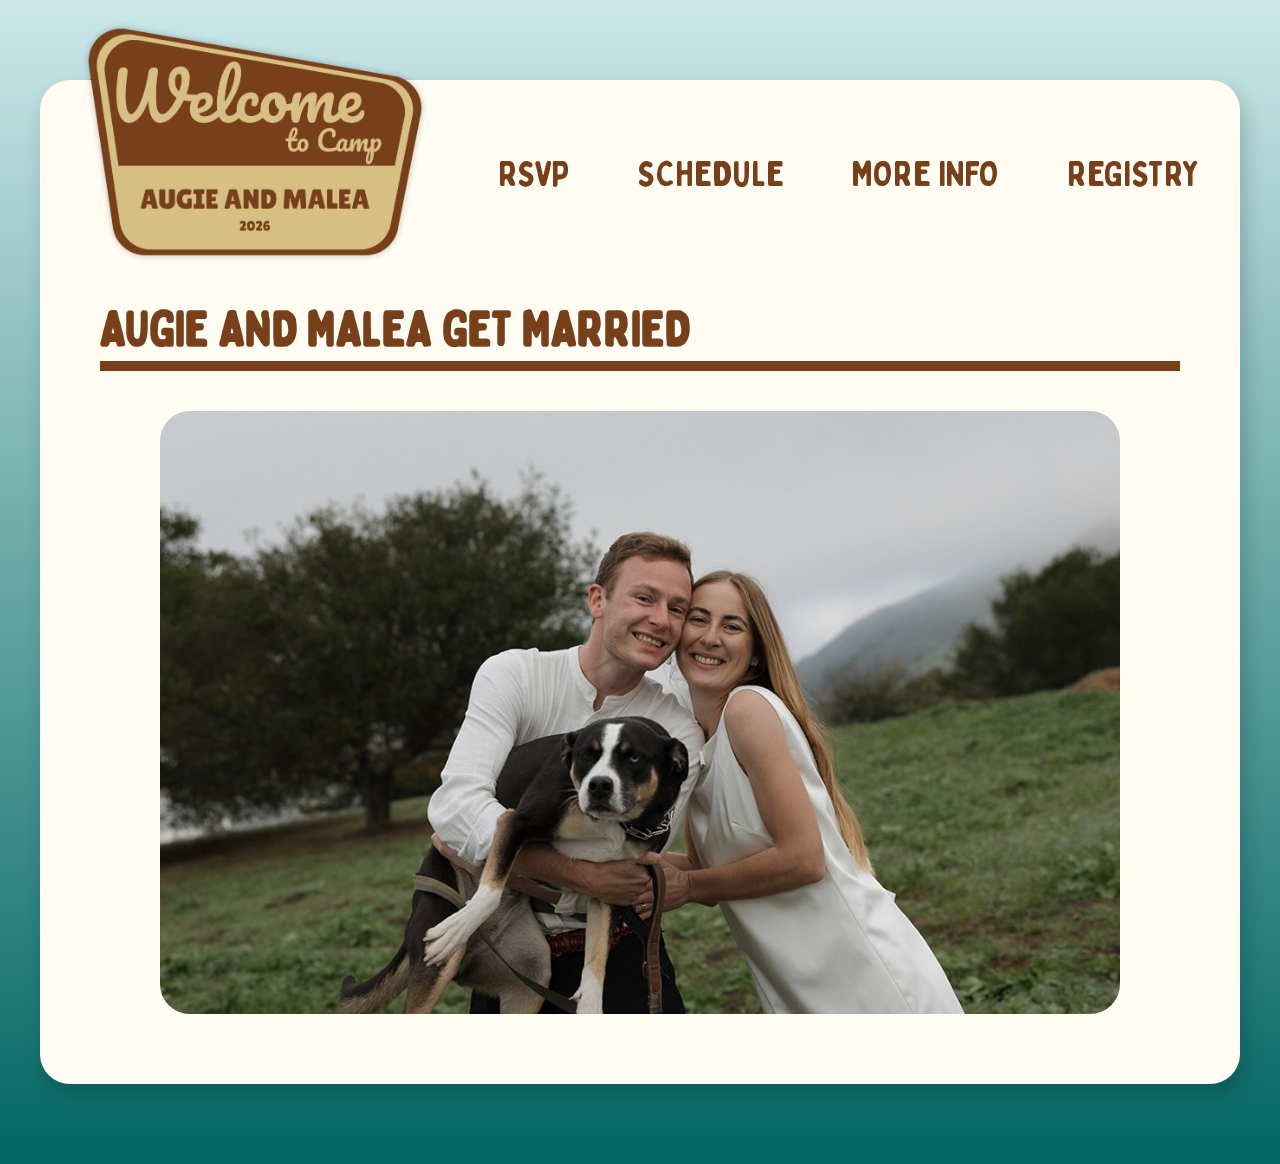
<file: index.html>
<!DOCTYPE html>
<html>
<head>
   <meta charset="utf-8">
   <link rel="stylesheet" href="main.css">
   <link rel="icon" type="image/x-icon" href="sign.ico">
   <style type="text/css" ></style>
   <link rel="preconnect" href="https://fonts.googleapis.com">
   <link rel="preconnect" href="https://fonts.gstatic.com" crossorigin>
   <link href="https://fonts.googleapis.com/css2?family=Cabin:ital,wght@0,400..700;1,400..700&display=swap" rel="stylesheet">

   <title>Augie & Malea</title>
</head>
<body>
   <canvas id="bouncing-canvas"></canvas>

   <div id="page">

      <div id="headerbar">
         <a href="/"><img src="sign_shadow.png" id="sign"/></a>
         <a class="headerlink" href="https://docs.google.com/forms/d/e/1FAIpQLSd5Xwnw7CVCgoy4_jeutYNxNYUmyBwOdqLNO2xTHn6VsvvjqQ/viewform?usp=header" target="__blank__">RSVP</a>
         <a class="headerlink" href="/schedule.html">SCHEDULE</a>
         <a class="headerlink" href="/location.html">MORE INFO</a>
         <a class="headerlink" href="/registry.html">REGISTRY</a>
      </div>

      <h1 class="pagetitle">AUGIE AND MALEA GET MARRIED</h1>

      <img
       id="frontimage"
       src="/img/nala.jpg" />
   </div>
   <script src="app.js" ></script>  
</body>

</html>
</file>
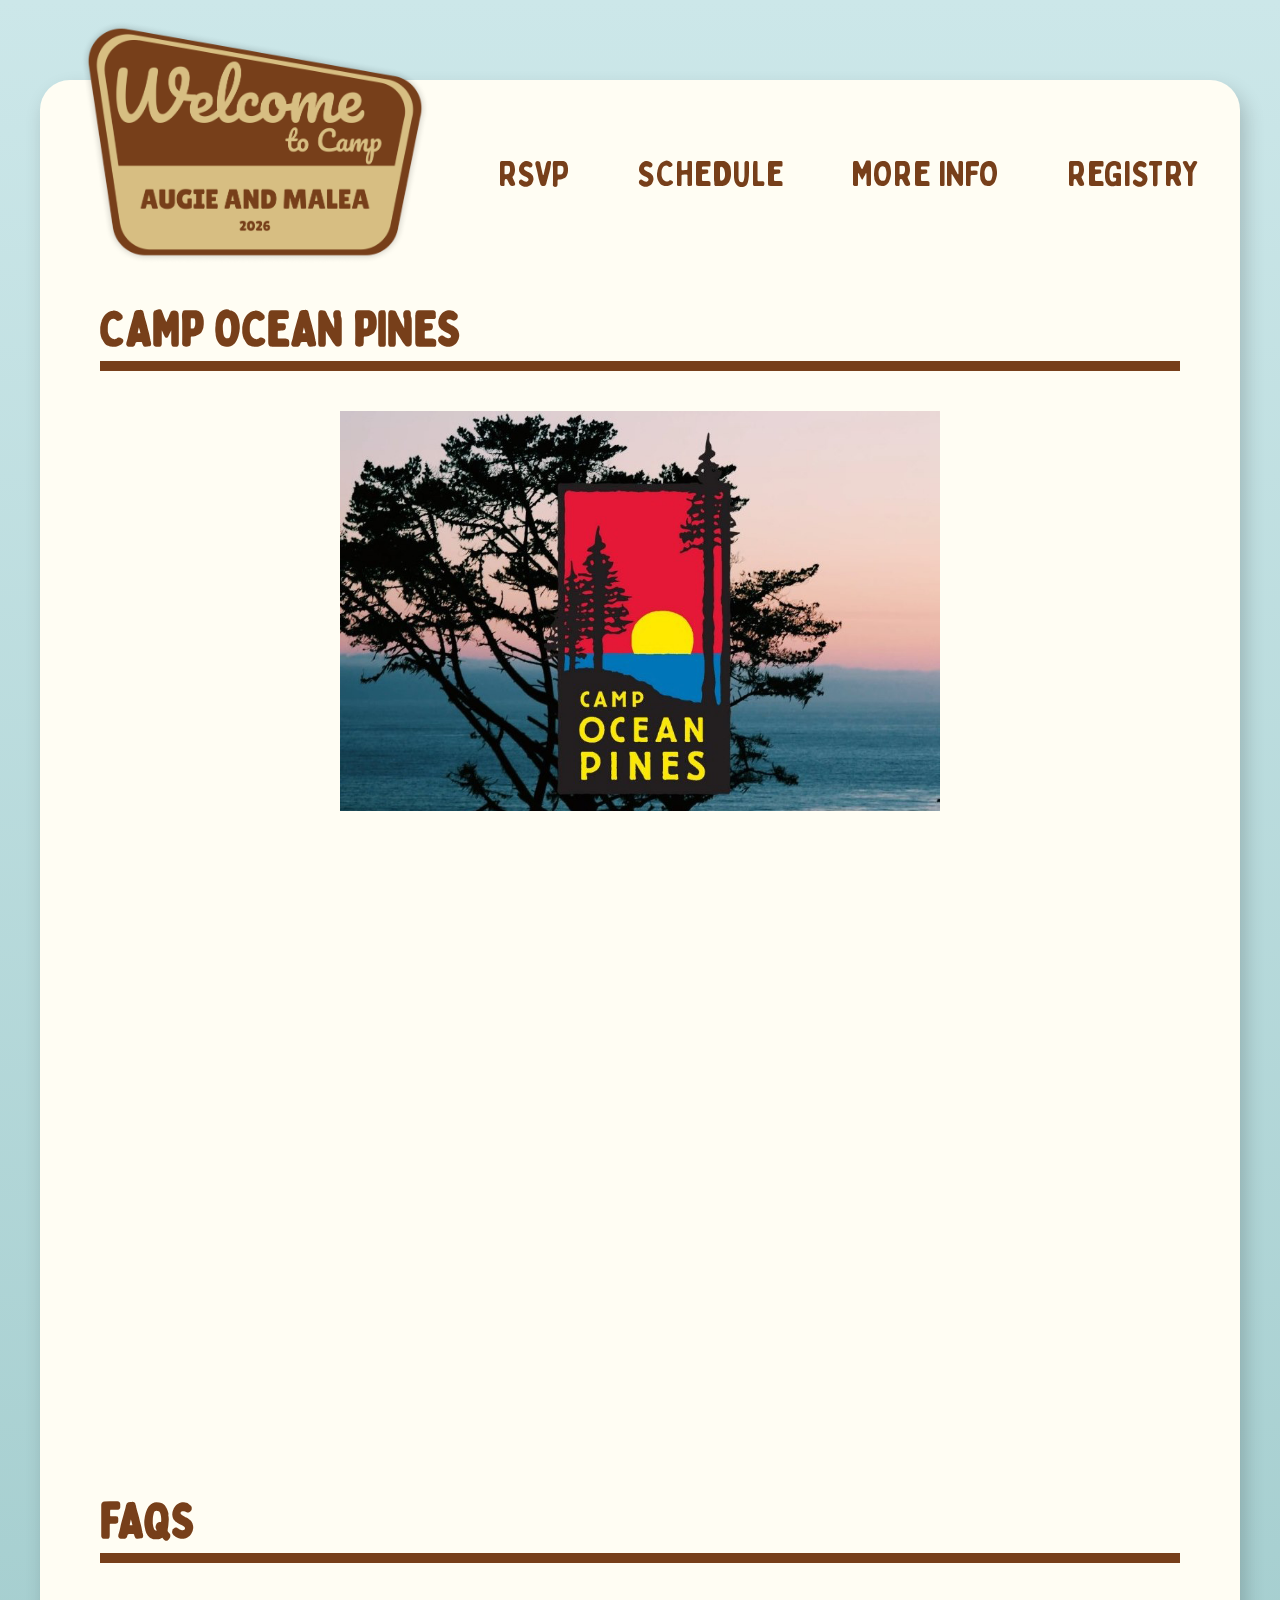
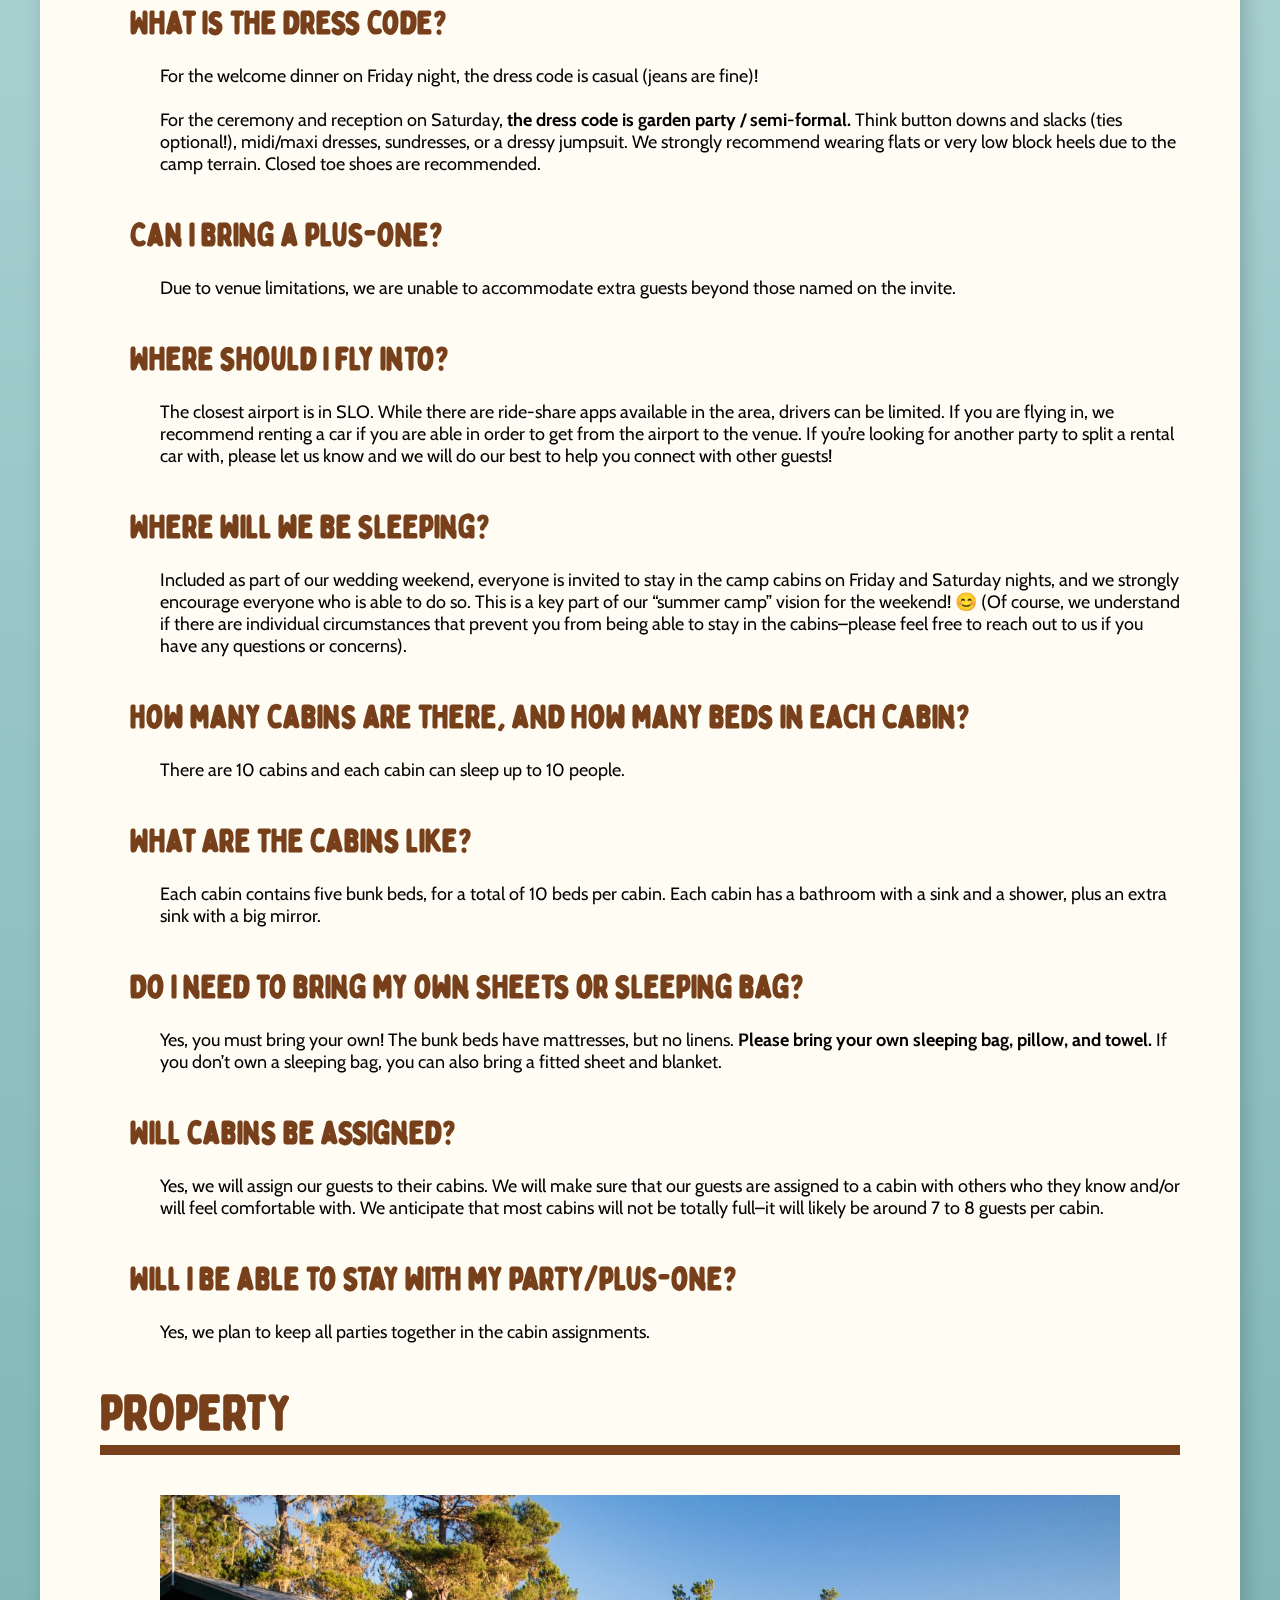
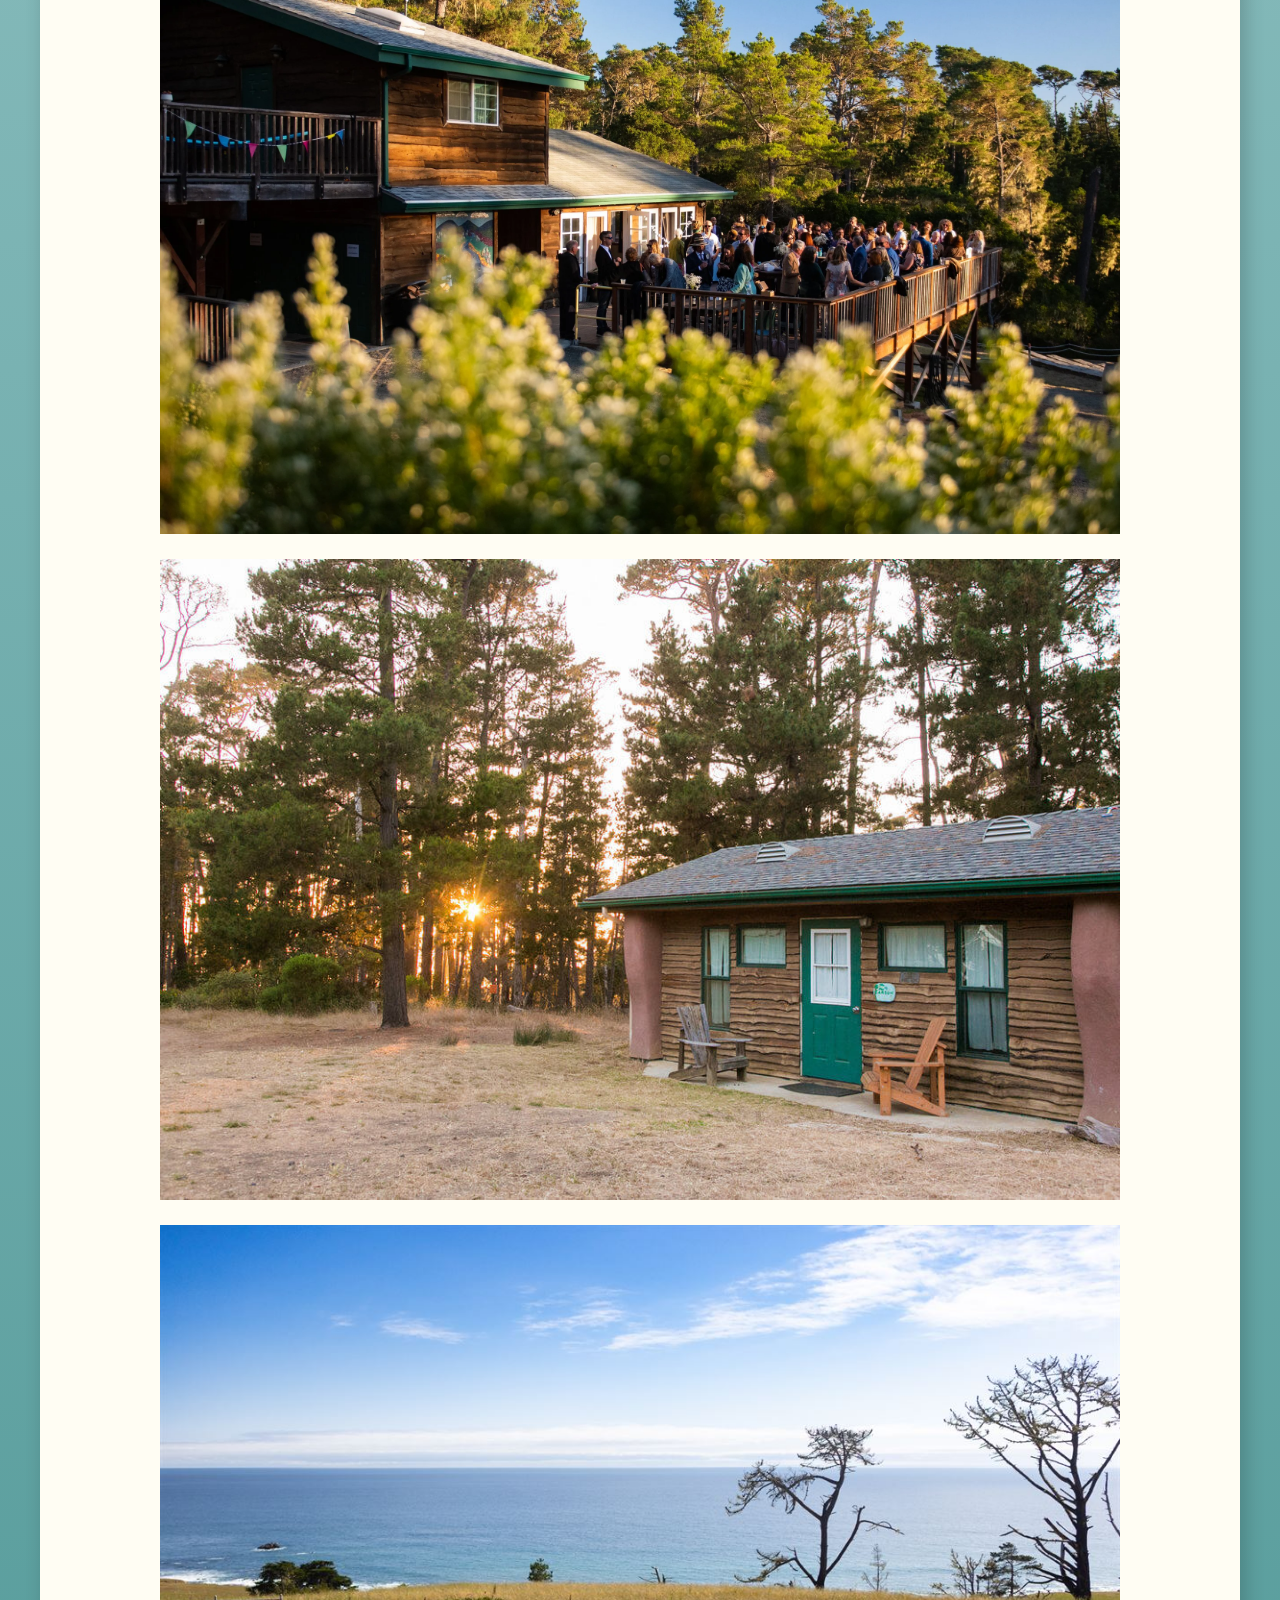
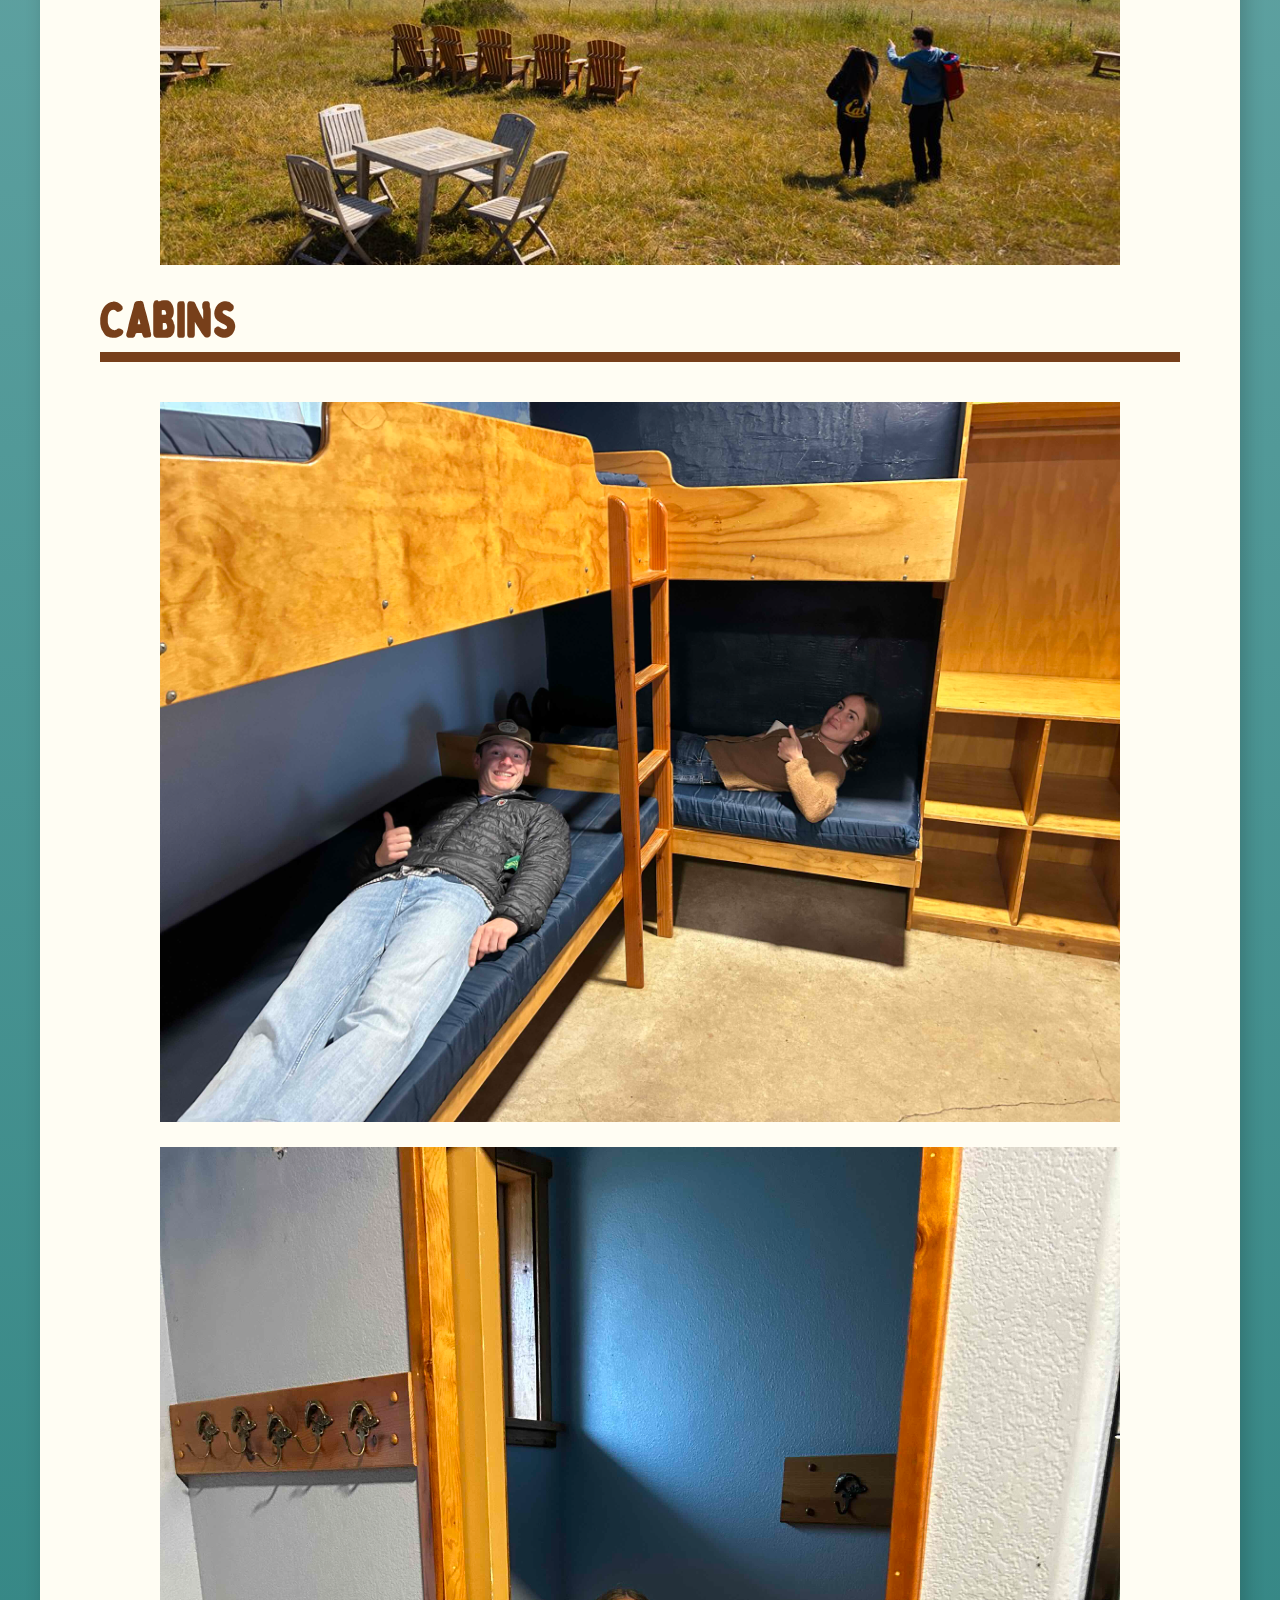
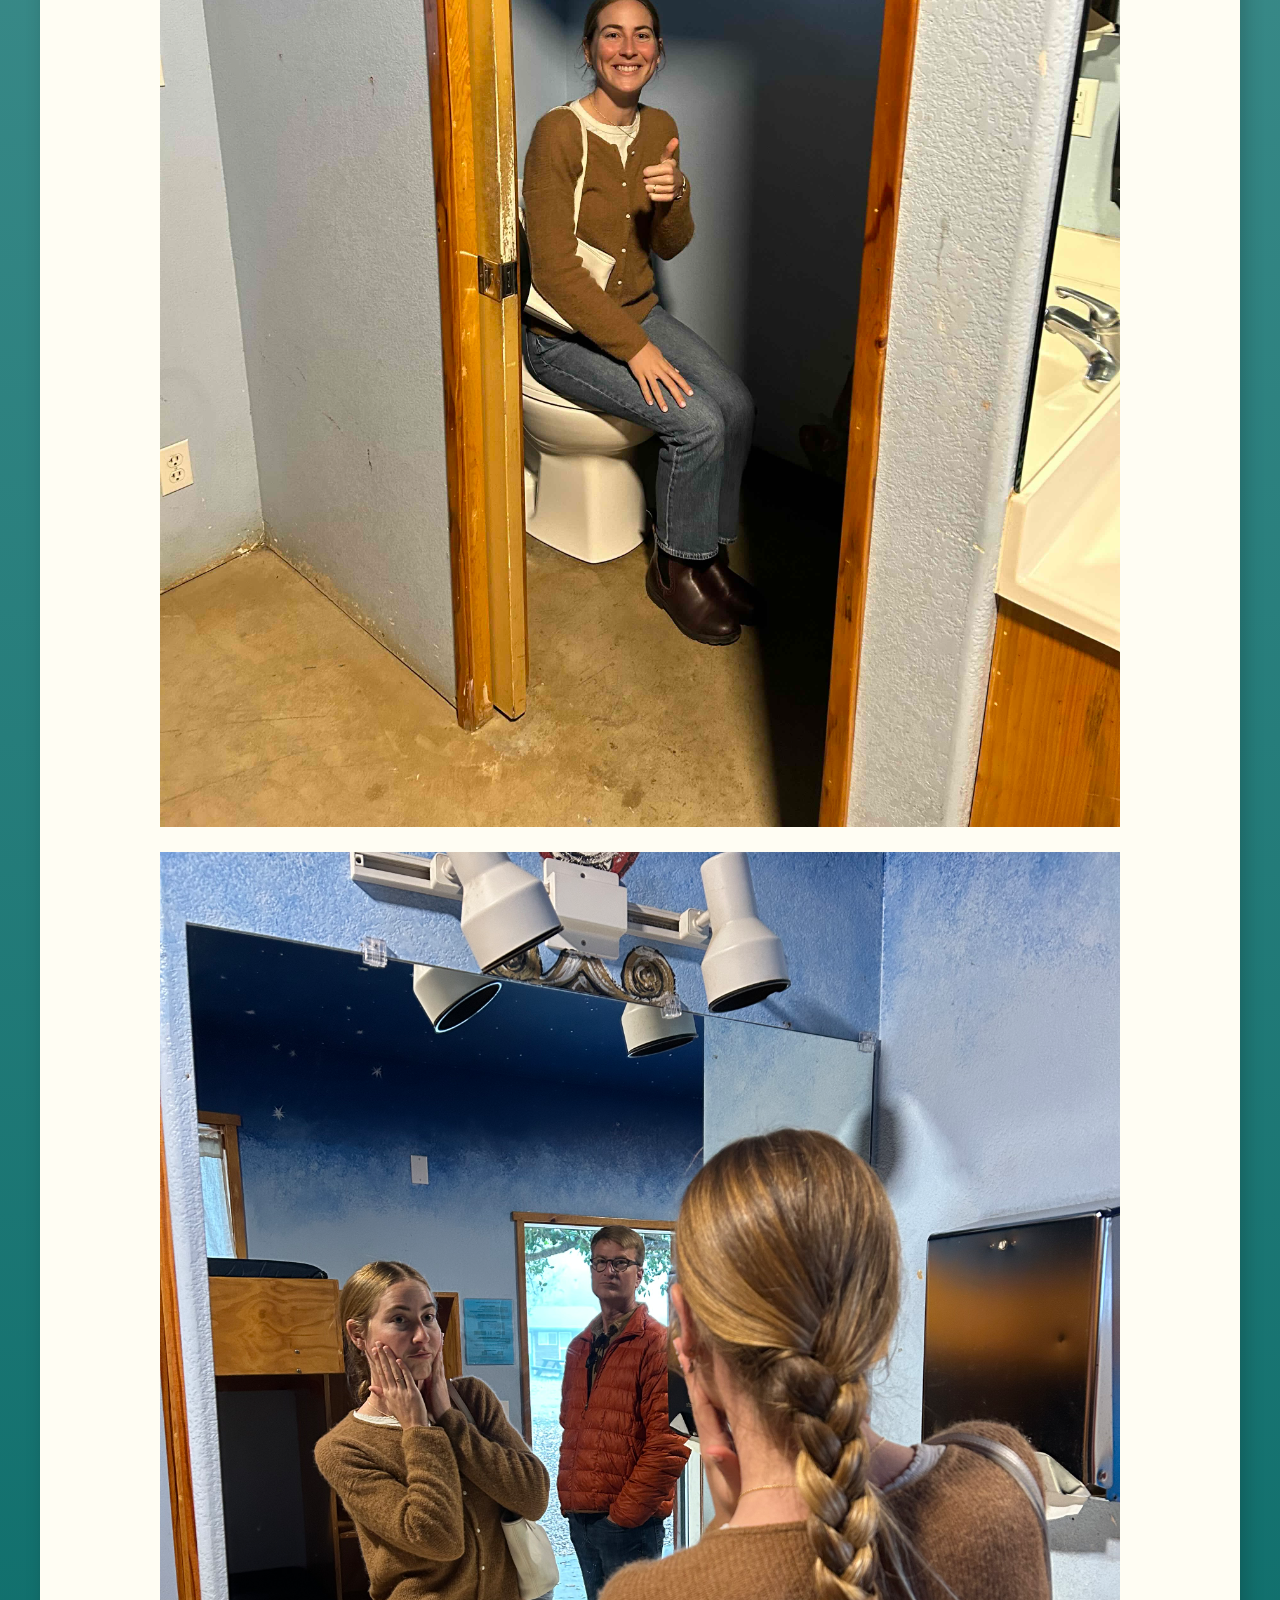
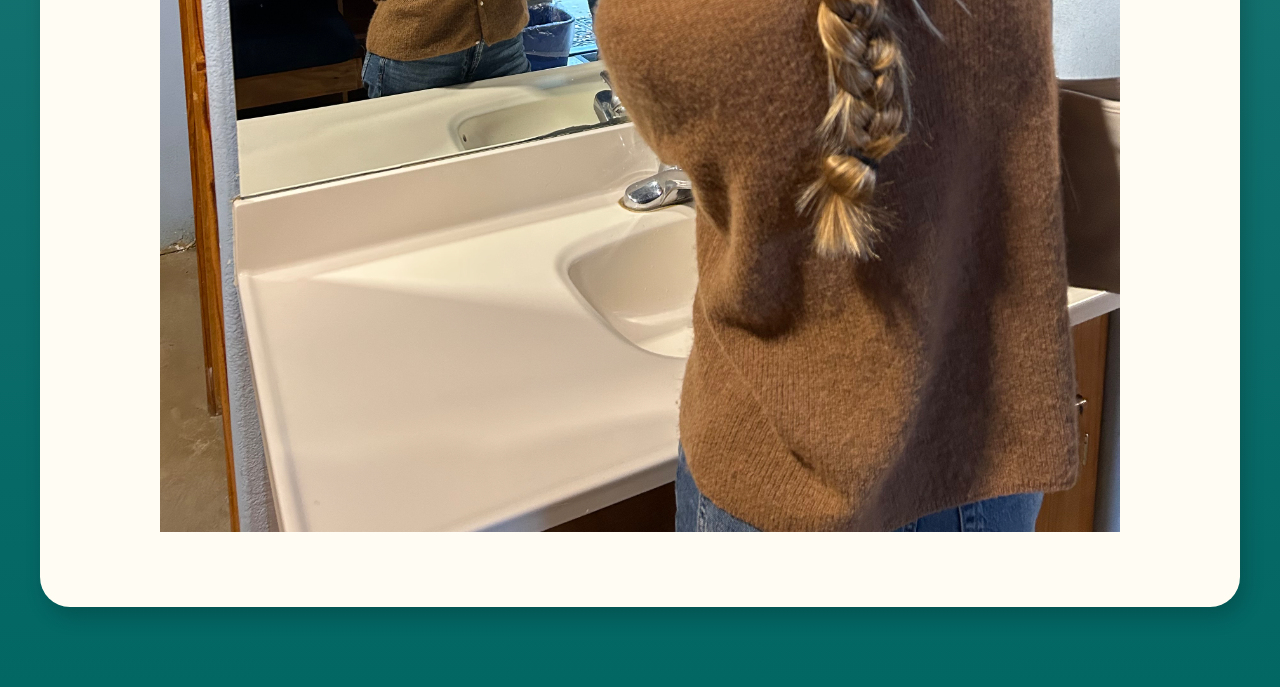
<file: location.html>
<!DOCTYPE html>
<html>
<head>
   <meta charset="utf-8">
   <link rel="stylesheet" href="main.css">
   <link rel="icon" type="image/x-icon" href="sign.ico">
   <style type="text/css" ></style>
   <link rel="preconnect" href="https://fonts.googleapis.com">
   <link rel="preconnect" href="https://fonts.gstatic.com" crossorigin>
   <link href="https://fonts.googleapis.com/css2?family=Cabin:ital,wght@0,400..700;1,400..700&display=swap" rel="stylesheet">

   <title>Augie & Malea Location</title>
</head>
<body>
   <canvas id="bouncing-canvas"></canvas>
   <div id="page">

      <div id="headerbar">
         <a href="/"><img src="sign_shadow.png" id="sign"/></a>
         <a class="headerlink" href="https://docs.google.com/forms/d/e/1FAIpQLSd5Xwnw7CVCgoy4_jeutYNxNYUmyBwOdqLNO2xTHn6VsvvjqQ/viewform?usp=header" target="__blank__">RSVP</a>
         <a class="headerlink" href="/schedule.html">SCHEDULE</a>
         <a class="headerlink" href="/location.html">MORE INFO</a>
         <a class="headerlink" href="/registry.html">REGISTRY</a>
      </div>

      <h1 class="pagetitle">CAMP OCEAN PINES</h1>

      <img class="headerphoto" src="./img/campop.jpg" />

      <iframe width="80%" height="650px" frameborder="0" style="border:0;margin:0 10%;" src="https://www.google.com/maps/embed/v1/place?key=AIzaSyB2NIWI3Tv9iDPrlnowr_0ZqZWoAQydKJU&q=Camp%20Ocean%20Pines%2C%20Randall%20Drive%2C%20Cambria%2C%20CA%2C%20USA&maptype=roadmap" allowfullscreen></iframe>

      <h1 class="pagetitle">FAQS</h1>

      <h3 class="subhead">What is the dress code?</h3>
      <p class="a">For the welcome dinner on Friday night, the dress code is casual (jeans are fine)! 
         <br/><br/>
      For the ceremony and reception on Saturday, <b>the dress code is garden party / semi-formal.</b> Think button downs and slacks (ties optional!), midi/maxi dresses, sundresses, or a dressy jumpsuit. We strongly recommend wearing flats or very low block heels due to the camp terrain. Closed toe shoes are recommended.</p>

      <h3 class="subhead">Can I bring a plus-one?</h3>
      <p class="a">Due to venue limitations, we are unable to accommodate extra guests beyond those named on the invite.</p>

      <h3 class="subhead">Where should I fly into?</h3>
      <p class="a">The closest airport is in SLO. While there are ride-share apps available in the area, drivers can be limited. If you are flying in, we recommend renting a car if you are able in order to get from the airport to the venue. If you’re looking for another party to split a rental car with, please let us know and we will do our best to help you connect with other guests!</p>

      <h3 class="subhead">Where will we be sleeping?</h3>
      <p class="a">Included as part of our wedding weekend, everyone is invited to stay in the camp cabins on Friday and Saturday nights, and we strongly encourage everyone who is able to do so. This is a key part of our “summer camp” vision for the weekend! 😊 (Of course, we understand if there are individual circumstances that prevent you from being able to stay in the cabins–please feel free to reach out to us if you have any questions or concerns).</p>

      <h3 class="subhead">How many cabins are there, and how many beds in each cabin?</h3>
      <p class="a">There are 10 cabins and each cabin can sleep up to 10 people.</p>

      <h3 class="subhead">What are the cabins like?</h3>
      <p class="a">Each cabin contains five bunk beds, for a total of 10 beds per cabin. Each cabin has a bathroom with a sink and a shower, plus an extra sink with a big mirror.</p>

      <h3 class="subhead">Do I need to bring my own sheets or sleeping bag?</h3>
      <p class="a">Yes, you must bring your own! The bunk beds have mattresses, but no linens. <b>Please bring your own sleeping bag, pillow, and towel.</b> If you don’t own a sleeping bag, you can also bring a fitted sheet and blanket.</p>

      <h3 class="subhead">Will cabins be assigned?</h3>
      <p class="a">Yes, we will assign our guests to their cabins. We will make sure that our guests are assigned to a cabin with others who they know and/or will feel comfortable with. We anticipate that most cabins will not be totally full–it will likely be around 7 to 8 guests per cabin.</p>

      <h3 class="subhead">Will I be able to stay with my party/plus-one?</h3>
      <p class="a">Yes, we plan to keep all parties together in the cabin assignments. </p>

      <h1 class="pagetitle">PROPERTY</h1>

      <img class="photos" src="./img/deck.webp" />
      <img class="photos" src="./img/cabin.jpeg" />
      <img class="photos" src="./img/ocean.jpg" />

      <h1 class="pagetitle">CABINS</h1>

      <img class="photos" src="./img/beds.jpeg" />
      <img class="photos" src="./img/bath.jpeg" />
      <img class="photos" src="./img/sink.jpeg" />
   </div>
   <script src="app.js" ></script>  
</body>
</html>
</file>
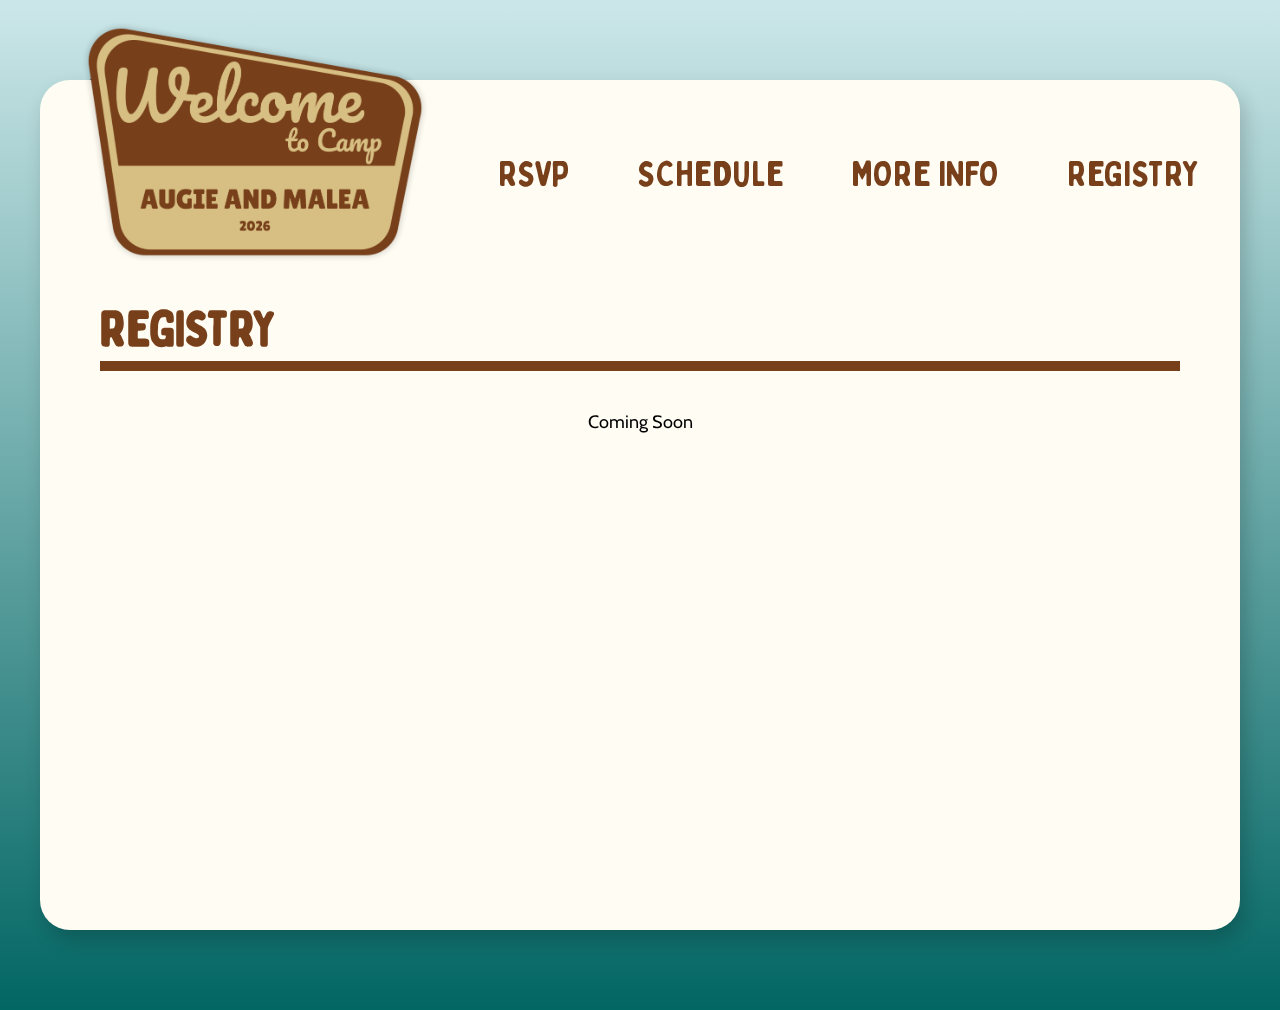
<file: registry.html>
<!DOCTYPE html>
<html>
<head>
   <meta charset="utf-8">
   <link rel="stylesheet" href="main.css">
   <link rel="icon" type="image/x-icon" href="sign.ico">
   <style type="text/css" ></style>
   <link rel="preconnect" href="https://fonts.googleapis.com">
   <link rel="preconnect" href="https://fonts.gstatic.com" crossorigin>
   <link href="https://fonts.googleapis.com/css2?family=Cabin:ital,wght@0,400..700;1,400..700&display=swap" rel="stylesheet">

   <title>Augie & Malea Registry</title>
</head>
<body>
   <canvas id="bouncing-canvas"></canvas>
   <div id="page">

      <div id="headerbar">
         <a href="/"><img src="sign_shadow.png" id="sign"/></a>
         <a class="headerlink" href="https://docs.google.com/forms/d/e/1FAIpQLSd5Xwnw7CVCgoy4_jeutYNxNYUmyBwOdqLNO2xTHn6VsvvjqQ/viewform?usp=header" target="__blank__">RSVP</a>
         <a class="headerlink" href="/schedule.html">SCHEDULE</a>
         <a class="headerlink" href="/location.html">MORE INFO</a>
         <a class="headerlink" href="/registry.html">REGISTRY</a>
      </div>

      <h1 class="pagetitle">REGISTRY</h1>

      <p>Coming Soon</p>
   </div>
   <script src="app.js" ></script>  
</body>
</html>
</file>
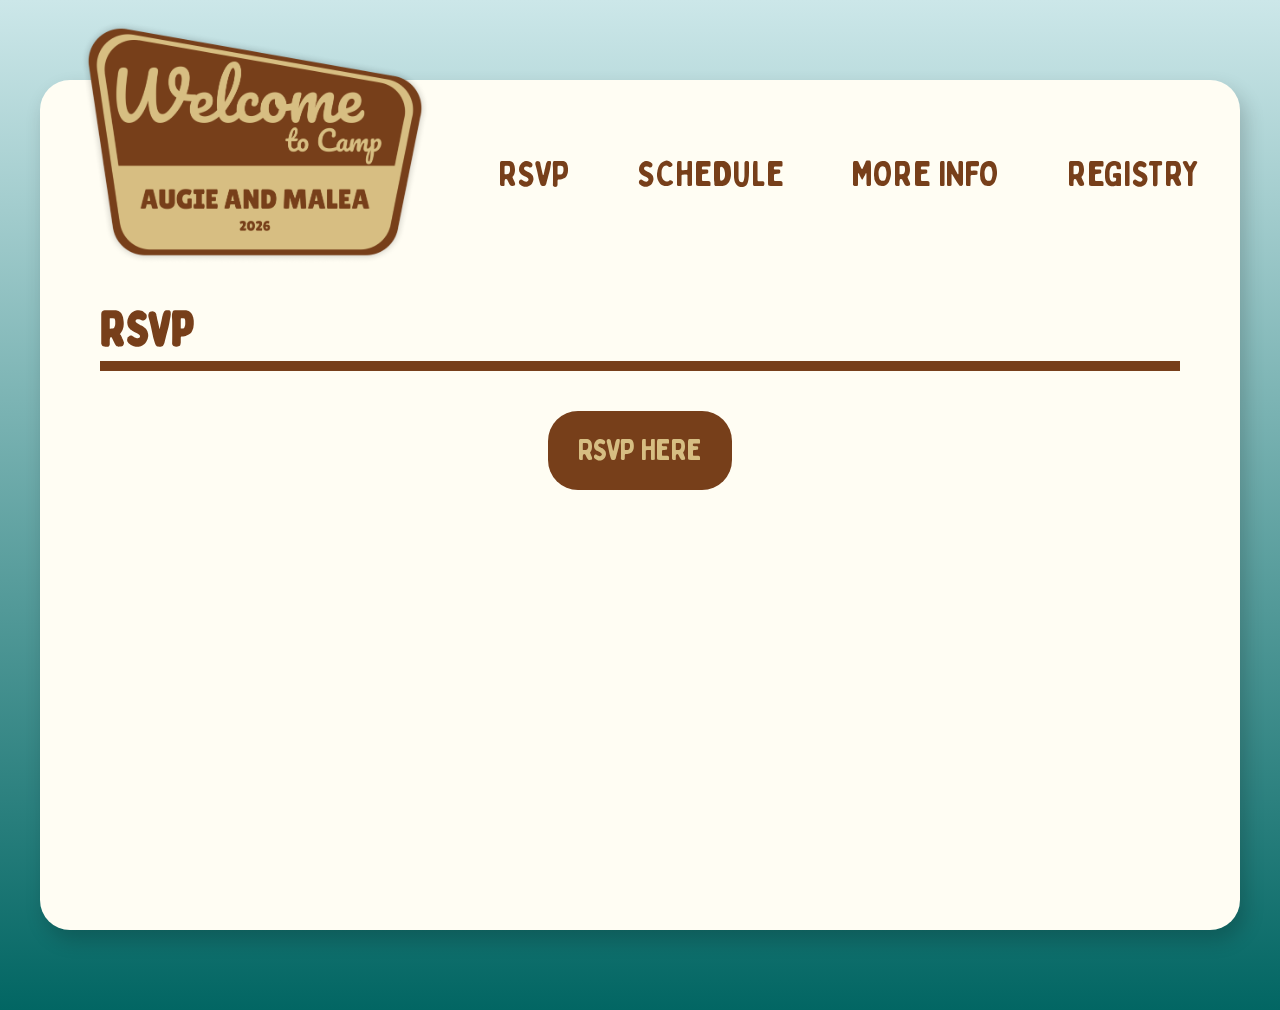
<file: rsvp.html>
<!DOCTYPE html>
<html>
<head>
   <meta charset="utf-8">
   <link rel="stylesheet" href="main.css">
   <link rel="icon" type="image/x-icon" href="sign.ico">
   <style type="text/css" ></style>
   <link rel="preconnect" href="https://fonts.googleapis.com">
   <link rel="preconnect" href="https://fonts.gstatic.com" crossorigin>
   <link href="https://fonts.googleapis.com/css2?family=Cabin:ital,wght@0,400..700;1,400..700&display=swap" rel="stylesheet">

   <title>Augie & Malea RSVP</title>
</head>
<body>
   <canvas id="bouncing-canvas"></canvas>
   <div id="page">

      <div id="headerbar">
         <a href="/"><img src="sign_shadow.png" id="sign"/></a>
         <a class="headerlink" href="https://docs.google.com/forms/d/e/1FAIpQLSd5Xwnw7CVCgoy4_jeutYNxNYUmyBwOdqLNO2xTHn6VsvvjqQ/viewform?usp=header" target="__blank__">RSVP</a>
         <a class="headerlink" href="/schedule.html">SCHEDULE</a>
         <a class="headerlink" href="/location.html">MORE INFO</a>
         <a class="headerlink" href="/registry.html">REGISTRY</a>
      </div>

      <h1 class="pagetitle">RSVP</h1>

      <a href="https://docs.google.com/forms/d/e/1FAIpQLSd5Xwnw7CVCgoy4_jeutYNxNYUmyBwOdqLNO2xTHn6VsvvjqQ/viewform?usp=header"
         class="button"
         target="__blank__">RSVP HERE
      </a>
   </div>
   <script src="app.js" ></script>  

</body>
</html>
</file>
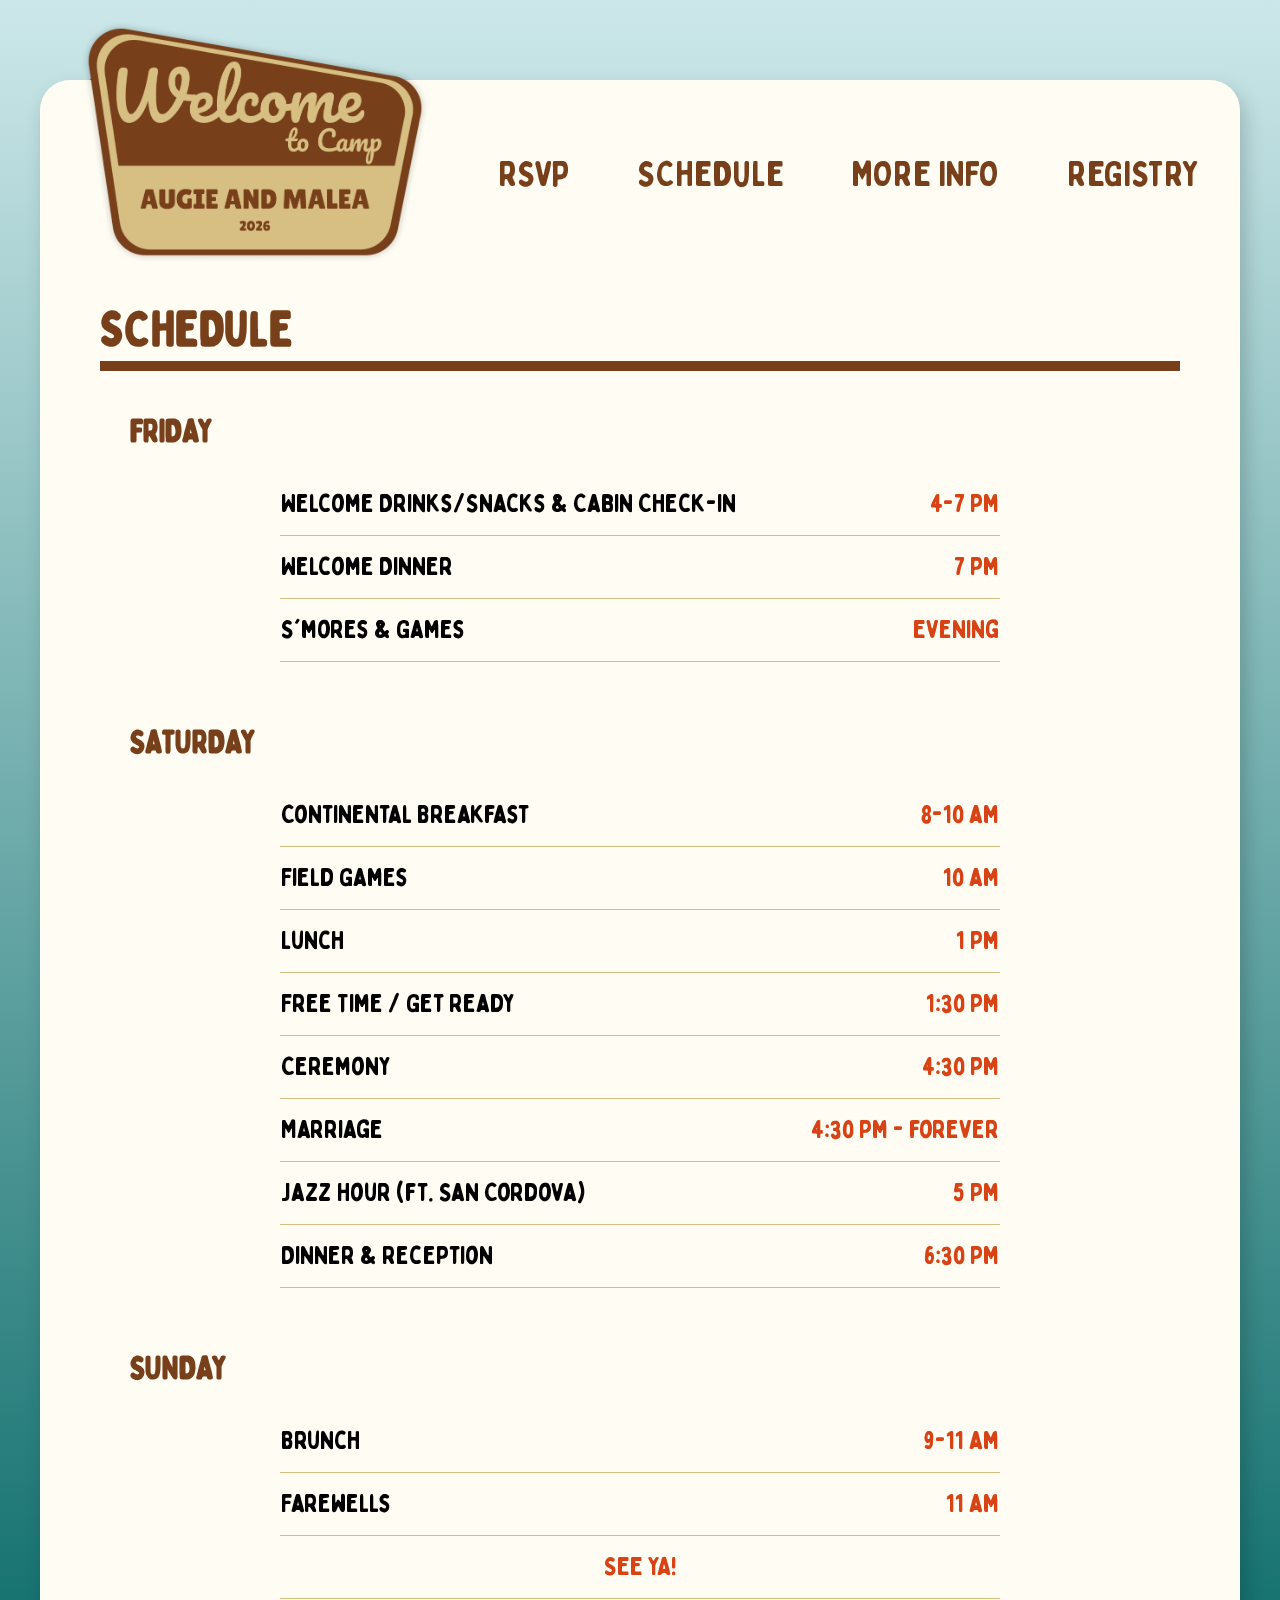
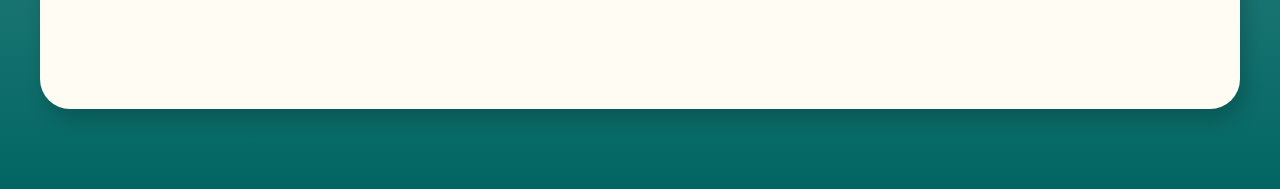
<file: schedule.html>
<!DOCTYPE html>
<html>
<head>
   <meta charset="utf-8">
   <link rel="stylesheet" href="main.css">
   <link rel="icon" type="image/x-icon" href="sign.ico">
   <style type="text/css" ></style>
   <link rel="preconnect" href="https://fonts.googleapis.com">
   <link rel="preconnect" href="https://fonts.gstatic.com" crossorigin>
   <link href="https://fonts.googleapis.com/css2?family=Cabin:ital,wght@0,400..700;1,400..700&display=swap" rel="stylesheet">

   <title>Augie & Malea Schedule</title>
</head>
<body>
   <canvas id="bouncing-canvas"></canvas>
   <div id="page">

      <div id="headerbar">
         <a href="/"><img src="sign_shadow.png" id="sign"/></a>
         <a class="headerlink" href="https://docs.google.com/forms/d/e/1FAIpQLSd5Xwnw7CVCgoy4_jeutYNxNYUmyBwOdqLNO2xTHn6VsvvjqQ/viewform?usp=header" target="__blank__">RSVP</a>
         <a class="headerlink" href="/schedule.html">SCHEDULE</a>
         <a class="headerlink" href="/location.html">MORE INFO</a>
         <a class="headerlink" href="/registry.html">REGISTRY</a>
      </div>

      <h1 class="pagetitle">SCHEDULE</h1>

      
      <h3 class="subhead">FRIDAY</h3>

      <table>
         <tbody>
           <tr>
             <td>Welcome Drinks/Snacks &amp; Cabin Check-in</td>
             <td>4-7 pm</td>
          </tr>
          <tr>
             <td>Welcome Dinner</td>
             <td>7 pm</td>
          </tr>
          <tr>
             <td>S'mores &amp; Games</td>
             <td>Evening</td>
          </tr>
       </tbody>
    </table>

    <h3 class="subhead">SATURDAY</h3>


    <table>
      <tbody>
       <tr>
        <td>Continental Breakfast</td>
        <td>8-10 am</td>
     </tr>
     <tr>
        <td>Field Games</td>
        <td>10 am</td>
     </tr>
     <tr>
        <td>Lunch</td>
        <td>1 pm</td>
     </tr>
     <tr>
        <td>Free Time / Get Ready</td>
        <td>1:30 pm</td>
     </tr>
     <tr>
        <td>Ceremony</td>
        <td>4:30 pm</td>
     </tr>
     <tr>
        <td>Marriage</td>
        <td>4:30 pm - forever</td>
     </tr>
     <tr>
        <td>Jazz Hour (ft. San Cordova)</td>
        <td>5 pm</td>
     </tr>
     <tr>
        <td>Dinner & Reception</td>
        <td>6:30 pm</td>
     </tr>
  </tbody>
</table>


<h3 class="subhead">SUNDAY</h3>

<table>
   <tbody>
     <tr>
       <td>Brunch</td>
       <td>9-11 am</td>
    </tr>
    <tr>
       <td>Farewells</td>
       <td>11 am</td>
    </tr>
    <tr>
       <td colspan="2" style="text-align: center;color:#D84315;">SEE YA!</td>
    </tr>
 </tbody>
</table>
</div>

<script src="app.js" ></script>  

</body>
</html>
</file>
<file: main.css>
@font-face {
  font-family: bobbyJones; /* set name */
  src: url('Bobby_Jones Soft.woff2') format('woff2'); /* url of the font */
}

html, body {
 min-height: 100%;
 font-family: bobbyJones, sans-serif;
 font-weight: 400;
 font-style: normal;
}

body {
 background: #CCE7E9;
 background: linear-gradient(180deg, rgba(204, 231, 233, 1) 0%, rgba(2, 102, 99, 1) 100%);
 height: 100%;
 margin: 0;
 width: 100vw;
}

#page {
 background-color: #FFFDF3;
 min-height: 800px;
 max-width: 1200px;
 width: 100%;
 margin: 80px auto;
 border-radius: 30px;
 box-shadow: 5px 10px 20px #00000030;
 padding-bottom: 50px;
}

#headerbar {
 align-items: center;
 display:  flex;
 flex-direction: row;
 margin: 0 40px 30px;
 justify-content: space-between;
}

#sign {
  margin-top: -60px;
  width: 350px;
}

.headerlink {
 color: #773F1A;
 text-decoration: none;
 font-size: 36px;
 font-family: bobbyJones, sans-serif;
 font-weight: 400;
 font-style: normal;
}

h1,h2,h3 {
 color: #773F1A;
}

p {
 font-family: "Cabin", "Open Sans", sans-serif;
 font-weight: 400;
 font-style: normal;
 text-align: center;
 font-size: 18px;
}

a {
 text-decoration: none;
}

.pagetitle {
 font-size: 48px;
 border-bottom: 10px solid #773F1A;
 margin: 0 60px 40px;
}

.subhead {
  color: #773F1A;
  font-size: 32px;
  margin: 0 60px 20px 90px;
}

.a {
  text-align: left;
  margin: 0 60px 40px 120px;
}

.headerphoto {
  width: 50%;
  margin: 0 25% 20px;   
}

.photos {
  width: 80%;
  margin: 0 10% 20px;   
}

#frontimage {
  width: 80%;
  margin: 20px auto;
  display: block;
  border-radius: 30px;
}

.button {
 background-color: #773F1A;
 text-decoration: none;
 width: fit-content;
 padding: 20px 30px;
 font-size: 30px;
 display: block;
 margin: auto;
 color: #D6BE82;
 border-radius: 30px;
 border-color: #D6BE82;
}

table {
  border-collapse: collapse;
  width: 60%;
  margin: 0 20% 60px;
  font-size: 26px;
}

tr {
  border-bottom: 1pt solid #D6BE82;
  height: 16px;
}

td {
  height: 60px;
}


table td:nth-child(2) {
  color: #D84315;
  text-align: right;
}

.ball {
  width: var(--width);
  height: var(--height);
  background: url('./img/bouncing.png');
  background-size: contain;
  background-repeat: no-repeat;
  position:absolute;

  animation: toRight linear 6.8s infinite alternate, bounce linear 17s infinite alternate;
}

#bouncing-canvas {
  position: absolute;
  top: 0;
  z-index: -1;
}

@keyframes slideInUp {
  from {
    transform: translate3d(0, 100%, 0);
    visibility: visible;
  }

  to {
    transform: translate3d(0, 0, 0);
  }
}


@keyframes fadeInUp {
  from {
    opacity: 0;
    transform: translate3d(0, 100%, 0);
  }

  to {
    opacity: 1;
    transform: translate3d(0, 0, 0);
  }
}

@keyframes bounceInUp {
  from,
  60%,
  75%,
  90%,
  to {
    animation-timing-function: cubic-bezier(0.215, 0.61, 0.355, 1);
  }

  from {
    opacity: 0;
    transform: translate3d(0, 3000px, 0) scaleY(5);
  }

  60% {
    opacity: 1;
    transform: translate3d(0, -20px, 0) scaleY(0.9);
  }

  75% {
    transform: translate3d(0, 10px, 0) scaleY(0.95);
  }

  90% {
    transform: translate3d(0, -5px, 0) scaleY(0.985);
  }

  to {
    transform: translate3d(0, 0, 0);
  }
}
</file>
